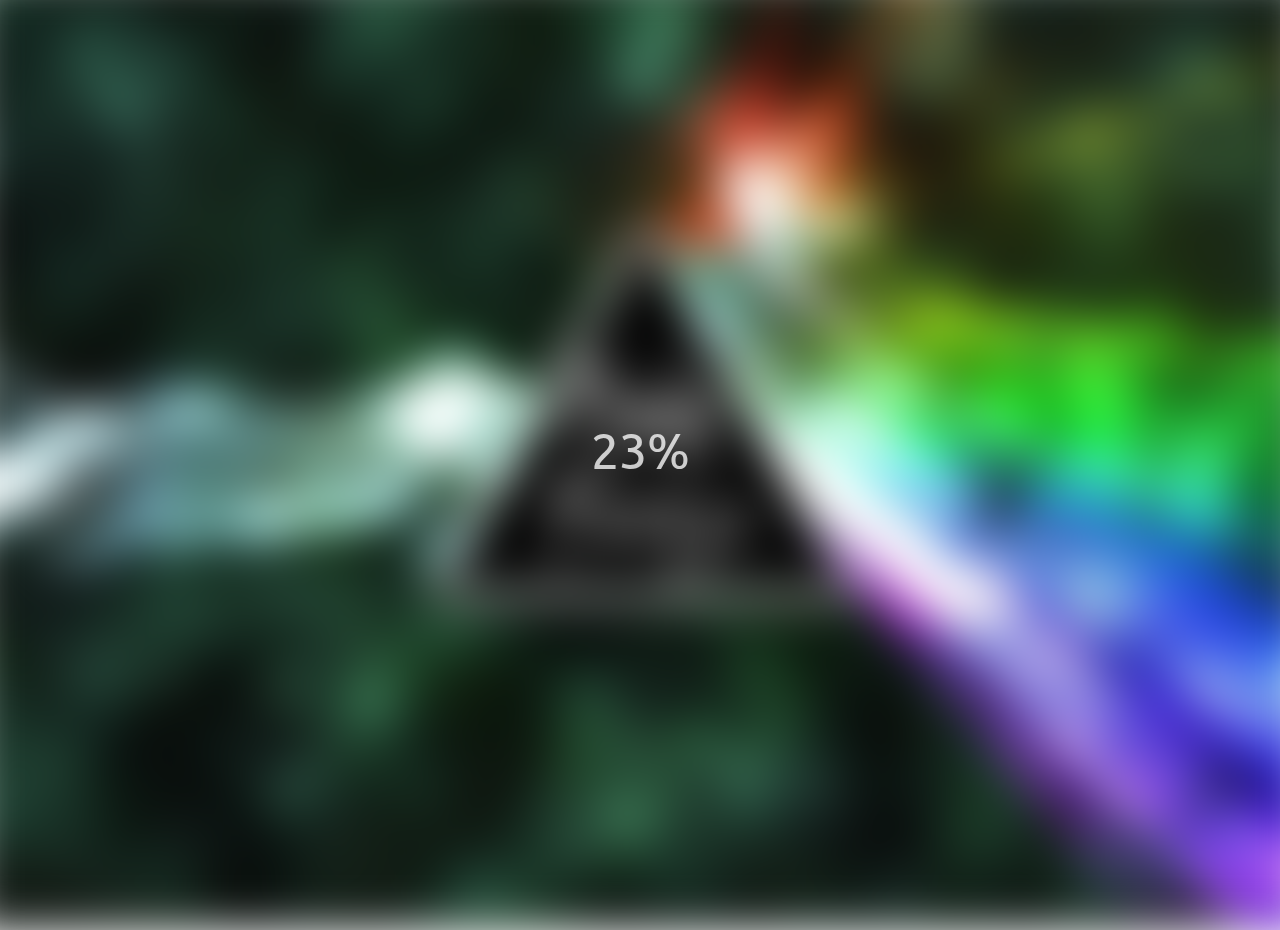
<file: blur-load/index.html>
<!DOCTYPE html>
<html lang="en">
  <head>
    <meta charset="UTF-8" />
    <meta name="viewport" content="width=device-width, initial-scale=1.0" />
    <link rel="stylesheet" href="style.css" />
    <title>Blur Load</title>
  </head>
  <body>
    <section class="bg"></section>
    <div class="loading-text">0%</div>

    <script src="script.js"></script>
  </body>
</html>
</file>
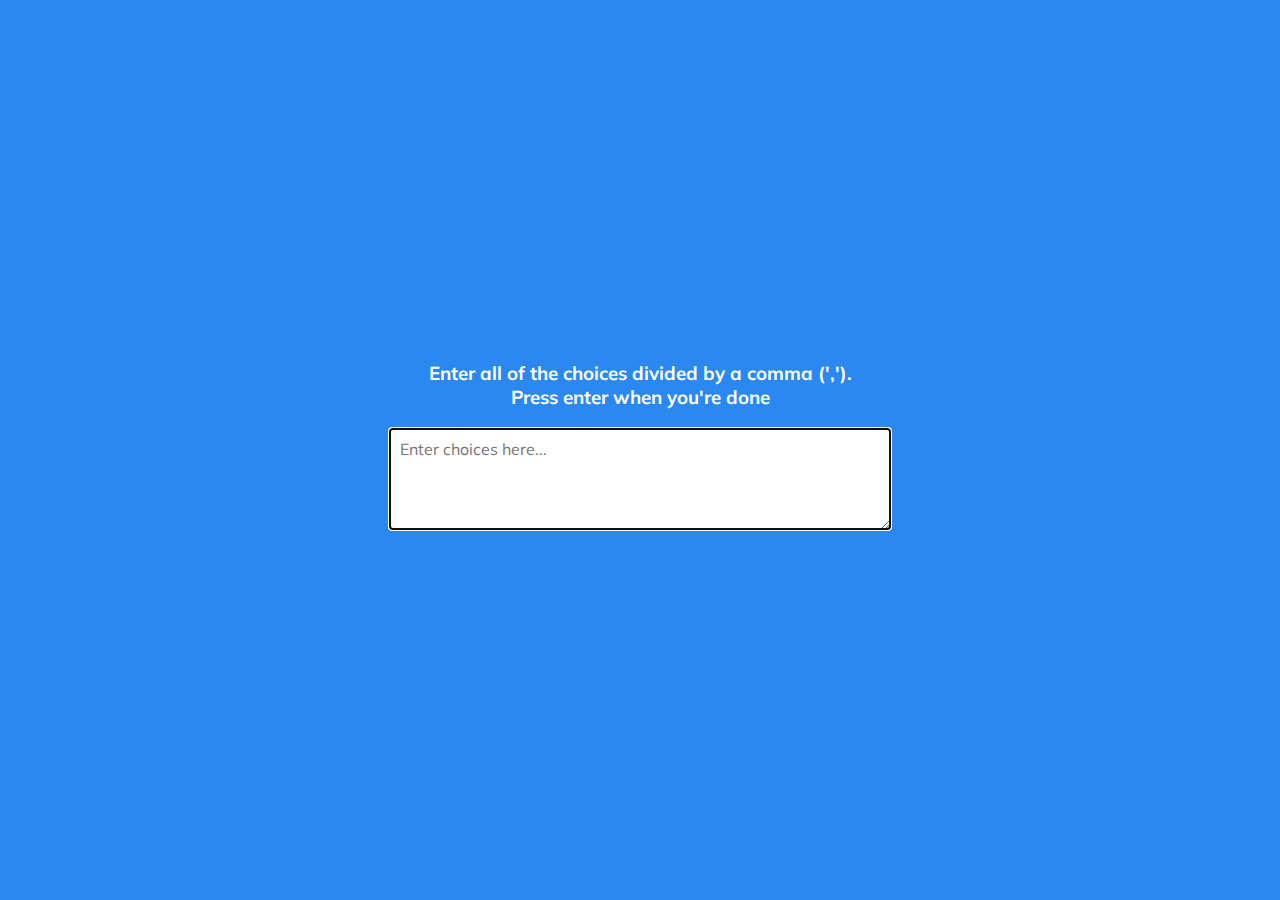
<file: choice-picker/index.html>
<!DOCTYPE html>
<html lang="en">
  <head>
    <meta charset="UTF-8" />
    <meta name="viewport" content="width=device-width, initial-scale=1.0" />
    <link rel="stylesheet" href="style.css" />
    <title>Choice Picker</title>
  </head>
  <body>
    <div class="container">
      <h3>Enter all of the choices divided by a comma (','). <br> Press enter when you're done</h3>
      <textarea placeholder="Enter choices here..." id="textarea"></textarea>

      <div id="tags"></div>
    </div>

    <script src="script.js"></script>
  </body>
</html>
</file>
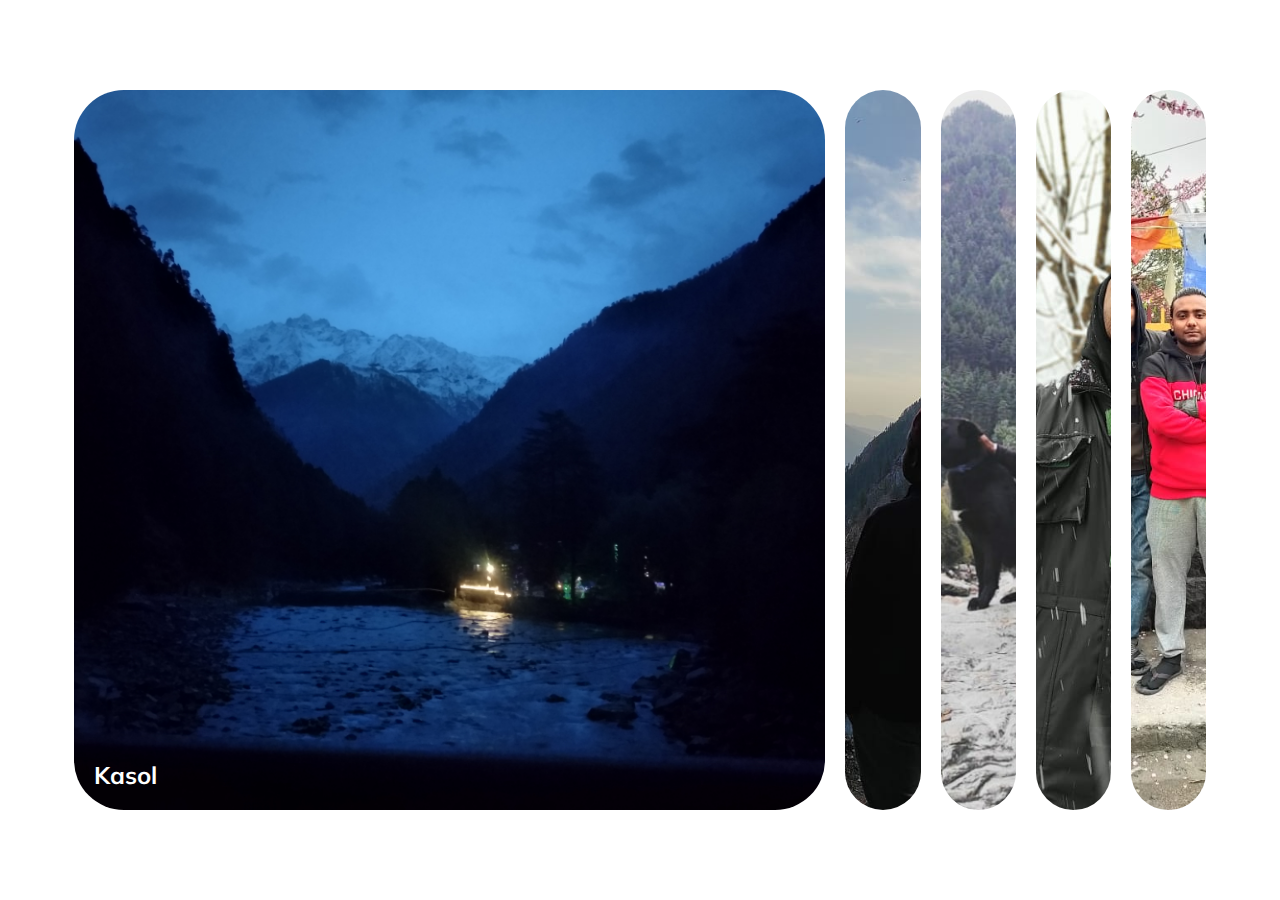
<file: expanding-cards/index.html>
<!DOCTYPE html>
<html lang="en">
  <head>
    <meta charset="UTF-8" />
    <meta http-equiv="X-UA-Compatible" content="IE=edge" />
    <meta name="viewport" content="width=device-width, initial-scale=1.0" />
    <link rel="stylesheet" href="style.css" />
    <title>Expanding Cards</title>
  </head>
  <body>
    <div class="container">
      <div class="panel active" style="background-image: url(img1.jpg);">
        <h3>Kasol</h3>
      </div>

      <div class="panel" style="background-image: url(img2.jpg);">
        <h3 >Malana Village</h3>
      </div>

      <div class="panel" style="background-image: url(img3.jpg);">
        <h3 style="color: black;"><strong>Chalal</strong></h3>
      </div>

      <div class="panel" style="background-image: url(img4.jpg);">
        <h3 style="color: black;">Solang Valley</h3>
      </div>

      <div class="panel" style="background-image: url(img5.jpg);">
        <h3 style="color: black;">Manali</h3>
      </div>
    </div>
    <script src="script.js"></script>
  </body>
</html>
</file>
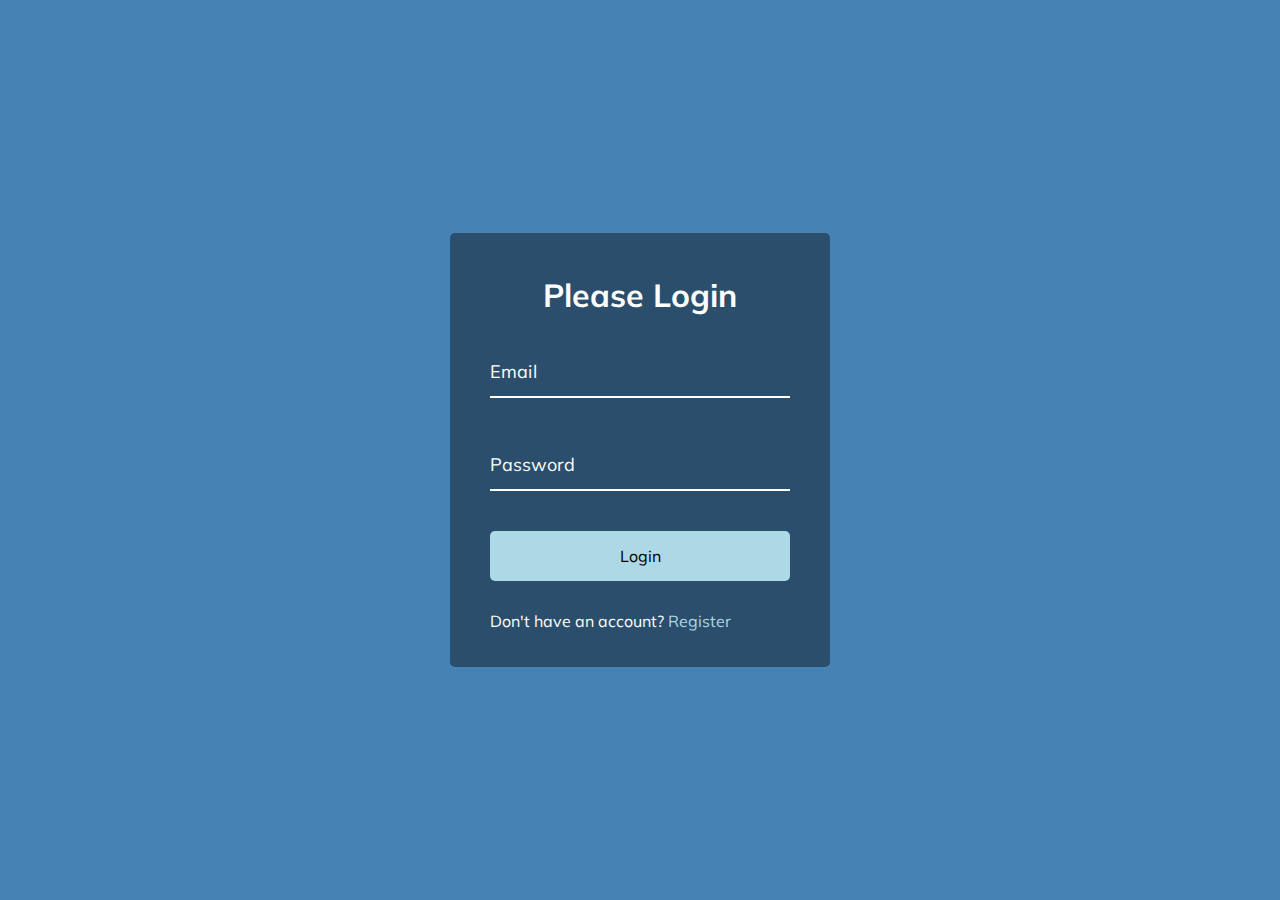
<file: fancy-login-page/index.html>
<!DOCTYPE html>
<html lang="en">
  <head>
    <meta charset="UTF-8" />
    <meta name="viewport" content="width=device-width, initial-scale=1.0" />
    <link rel="stylesheet" href="style.css" />
    <title>Form Input Wave</title>
  </head>
  <body>
    <div class="container">
      <h1>Please Login</h1>
      <form>
        <div class="form-control">
          <input type="text" required>
          <label>Email</label>
        </div>

        <div class="form-control">
          <input type="password" required>
          <label>Password</label>
        </div>

        <button class="btn">Login</button>

        <p class="text">Don't have an account? <a href="#">Register</a> </p>
      </form>
    </div>
    <script src="script.js"></script>
  </body>
</html>
</file>
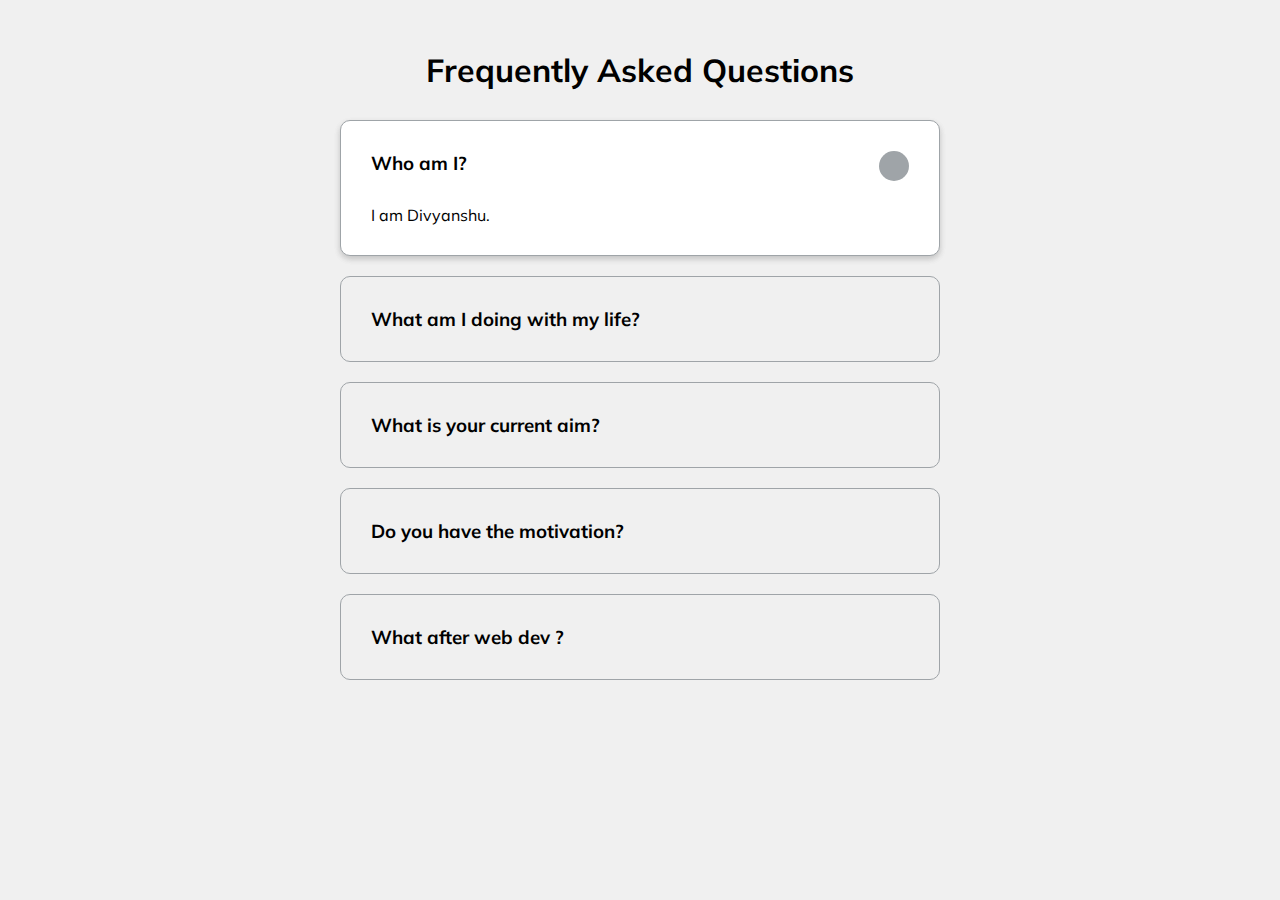
<file: faq-collapse/index.html>
<!DOCTYPE html>
<html lang="en">
  <head>
    <meta charset="UTF-8" />
    <meta name="viewport" content="width=device-width, initial-scale=1.0" />
    <link rel="stylesheet" href="https://cdnjs.cloudflare.com/ajax/libs/font-awesome/5.14.0/css/all.min.css" integrity="sha512-1PKOgIY59xJ8Co8+NE6FZ+LOAZKjy+KY8iq0G4B3CyeY6wYHN3yt9PW0XpSriVlkMXe40PTKnXrLnZ9+fkDaog==" crossorigin="anonymous" />
    <link rel="stylesheet" href="style.css" />
    <title>FAQ</title>
  </head>
  <body>
    <h1>Frequently Asked Questions</h1>
    <div class="faq-container">
      <div class="faq active">
        <h3 class="faq-title">
          Who am I?
        </h3>

        <p class="faq-text">
          I am Divyanshu.
        </p>

        <button class="faq-toggle">
          <i class="fas fa-chevron-down"></i>
          <i class="fas fa-times"></i>
        </button>
      </div>

      <div class="faq">
        <h3 class="faq-title">
          What am I doing with my life?
        </h3>
        <p class="faq-text">
          Nobody knows.
        </p>
        <button class="faq-toggle">
          <i class="fas fa-chevron-down"></i>
          <i class="fas fa-times"></i>
        </button>
      </div>
      
      <div class="faq">
        <h3 class="faq-title">
          What is your current aim?
        </h3>
        <p class="faq-text">
          Become a successful web developer(MERN).
        </p>
        <button class="faq-toggle">
          <i class="fas fa-chevron-down"></i>
          <i class="fas fa-times"></i>
        </button>
      </div>
      
      <div class="faq">
        <h3 class="faq-title">
          Do you have the motivation?
        </h3>
        <p class="faq-text">
          Maybe.
        </p>
        <button class="faq-toggle">
          <i class="fas fa-chevron-down"></i>
          <i class="fas fa-times"></i>
        </button>
      </div>
      
      <div class="faq">
        <h3 class="faq-title">
          What after web dev ?
        </h3>
        <p class="faq-text">
          Sorted life.
        </p>
        <button class="faq-toggle">
          <i class="fas fa-chevron-down"></i>
          <i class="fas fa-times"></i>
        </button>
      </div>
    </div>
    <script src="script.js"></script>
  </body>
</html>
</file>
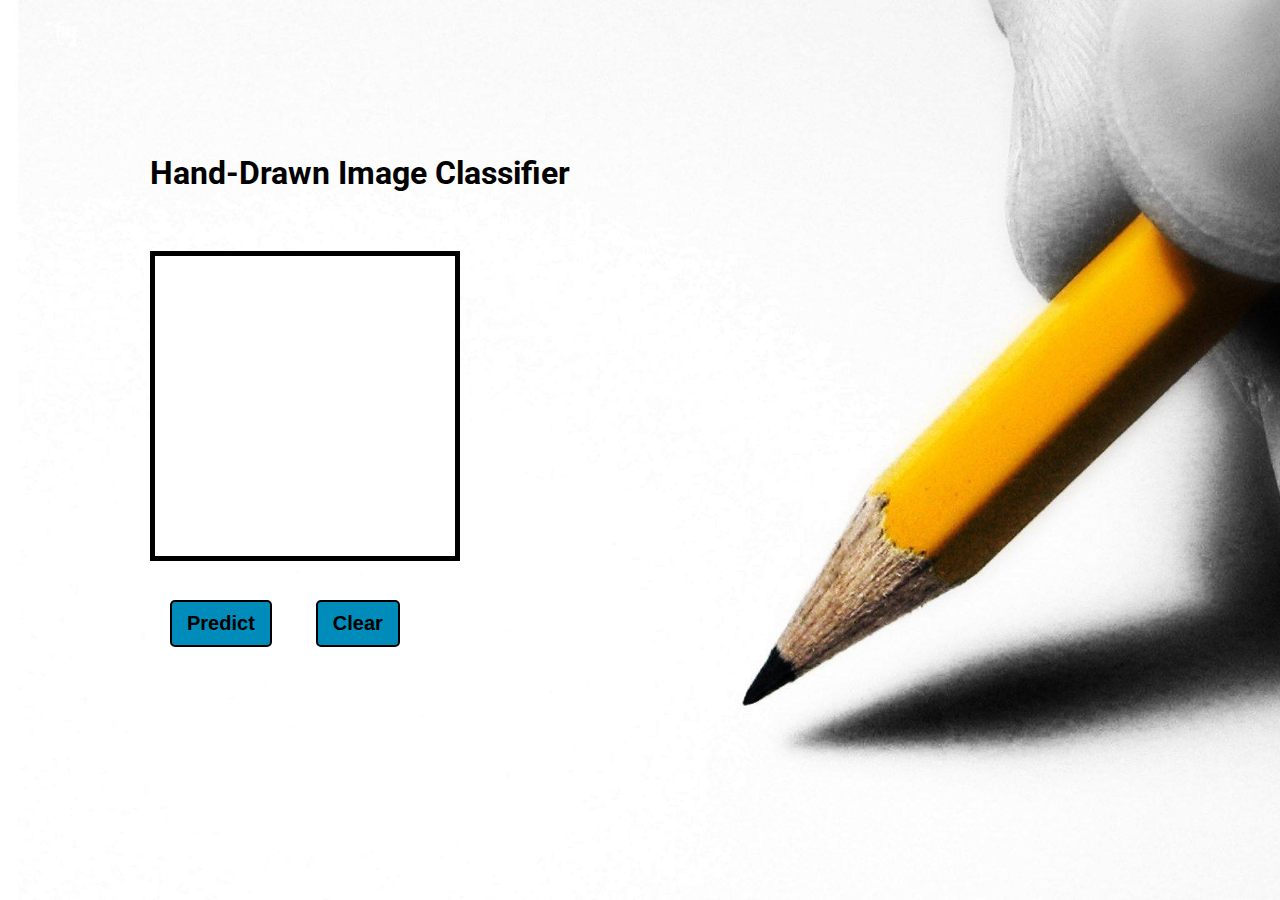
<file: hand-drawn-image-classifier(frontend)/index.html>
<!DOCTYPE html>
<html lang="en">
  <head>
    <meta charset="UTF-8" />
    <meta name="viewport" content="width=device-width, initial-scale=1.0" />
    <link rel="stylesheet" href="style.css" />
    <title>Hand-Drawn Image Classifier</title>
  </head>
  <body>
    <h1>Hand-Drawn Image Classifier</h1>
    <br><br>
    <canvas id="canvas" width="300" height="300"></canvas>
    <br>
    <div class="toolbox">
      <button class="button" id="predict">Predict</button>
      <button class="button" id="clear">Clear</button>
    </div>
    <div class="result" id="result"></div>
    <script src="script.js"></script>
  </body>
</html>
</file>
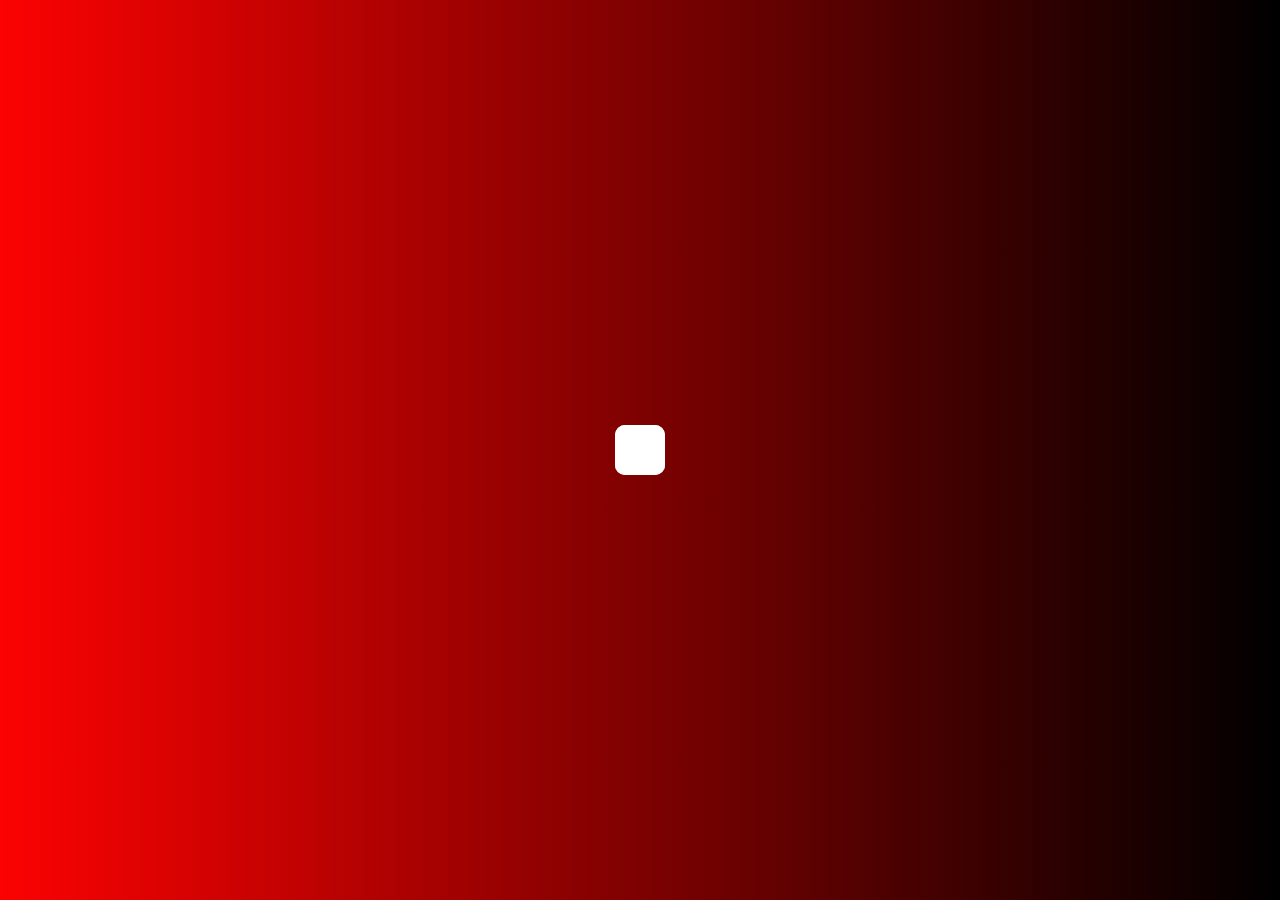
<file: hidden-search/index.html>
<!DOCTYPE html>
<html lang="en">
  <head>
    <meta charset="UTF-8" />
    <meta name="viewport" content="width=device-width, initial-scale=1.0" />
    <link rel="stylesheet" href="https://cdnjs.cloudflare.com/ajax/libs/font-awesome/5.14.0/css/all.min.css" integrity="sha512-1PKOgIY59xJ8Co8+NE6FZ+LOAZKjy+KY8iq0G4B3CyeY6wYHN3yt9PW0XpSriVlkMXe40PTKnXrLnZ9+fkDaog==" crossorigin="anonymous" />
    <link rel="stylesheet" href="style.css" />
    <title>Hidden Search</title>
  </head>
  <body>
    <div class="search">
      <input type="text" class="input" placeholder="Search...">
      <button class="btn">
        <i class="fas fa-search"></i>
      </button>
    </div>
    <script src="script.js"></script>
  </body>
</html>
</file>
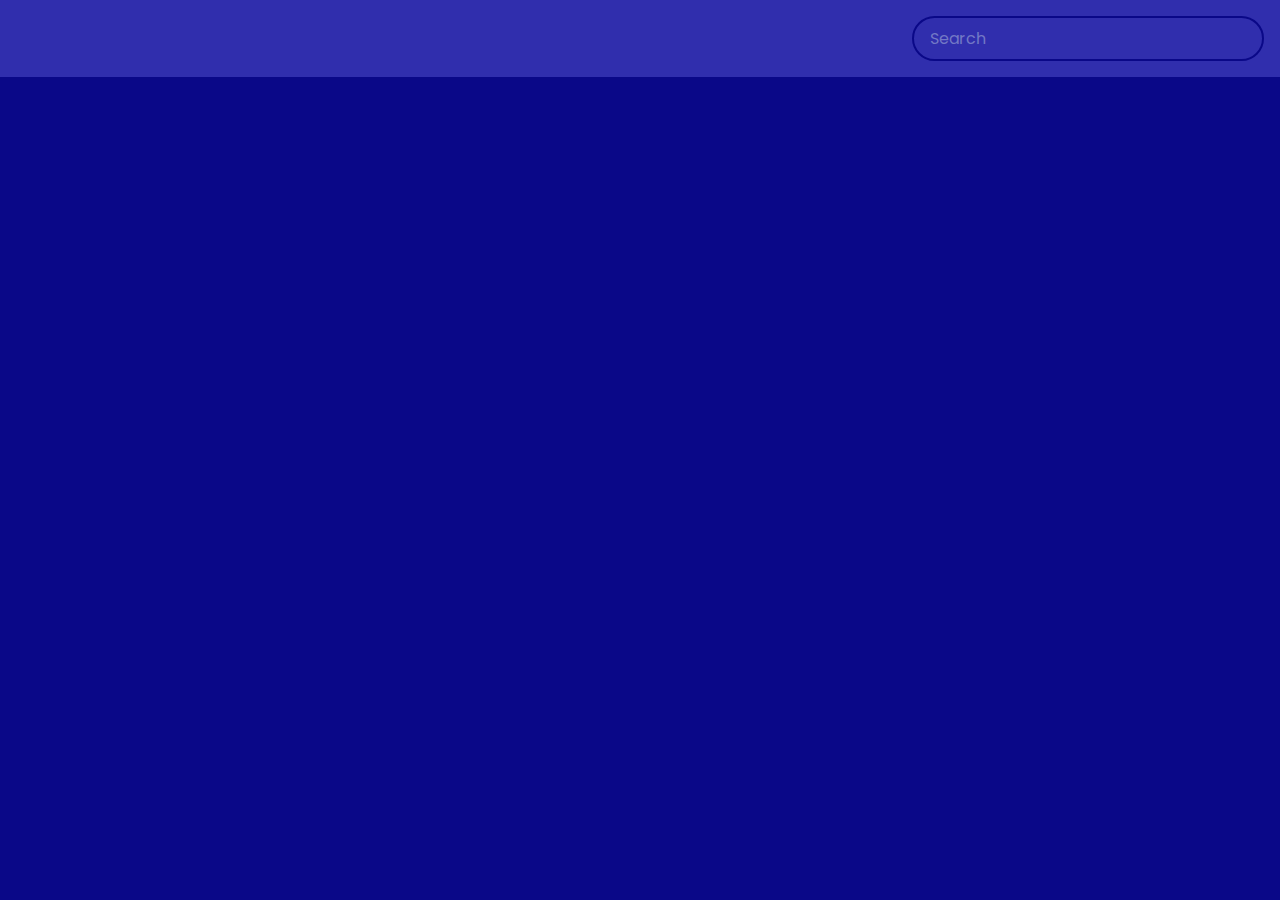
<file: movie-app/index.html>
<!DOCTYPE html>
<html lang="en">
  <head>
    <meta charset="UTF-8" />
    <meta name="viewport" content="width=device-width, initial-scale=1.0" />
    <link rel="stylesheet" href="style.css" />
    <title>Movie App</title>
  </head>
  <body>
    <header>
      <form id="form">
        <input type="text" id="search" class="search" placeholder="Search">
      </form>
    </header>

    <main id="main"></main>

    <script src="script.js"></script>
  </body>
</html>
</file>
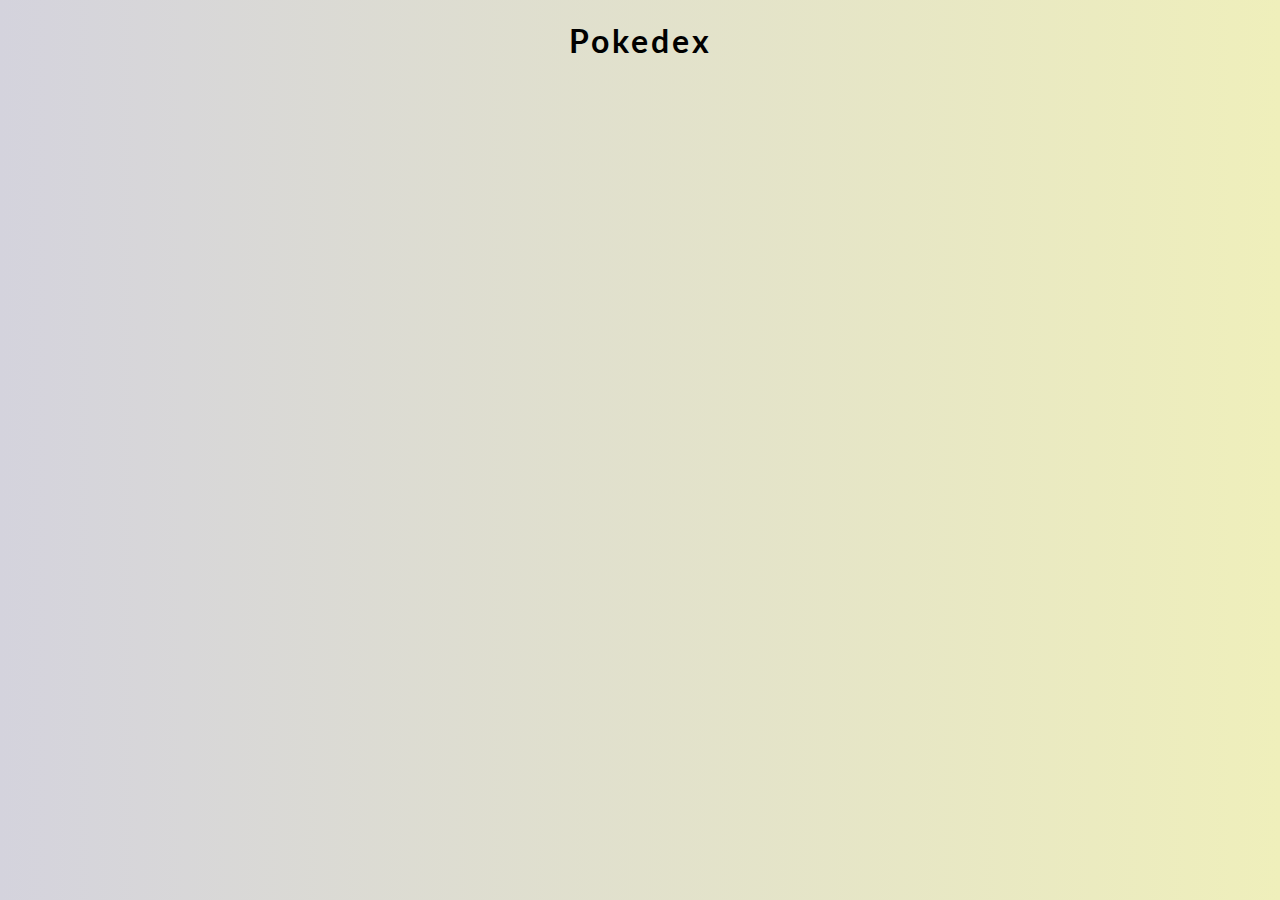
<file: pokedex/index.html>
<!DOCTYPE html>
<html lang="en">
  <head>
    <meta charset="UTF-8" />
    <meta name="viewport" content="width=device-width, initial-scale=1.0" />
    <link rel="stylesheet" href="style.css" />
    <title>Pokedex</title>
  </head>
  <body>
    <h1>Pokedex</h1>
    <div class="poke-container" id="poke-container"></div>

    <script src="script.js"></script>
  </body>
</html>
</file>
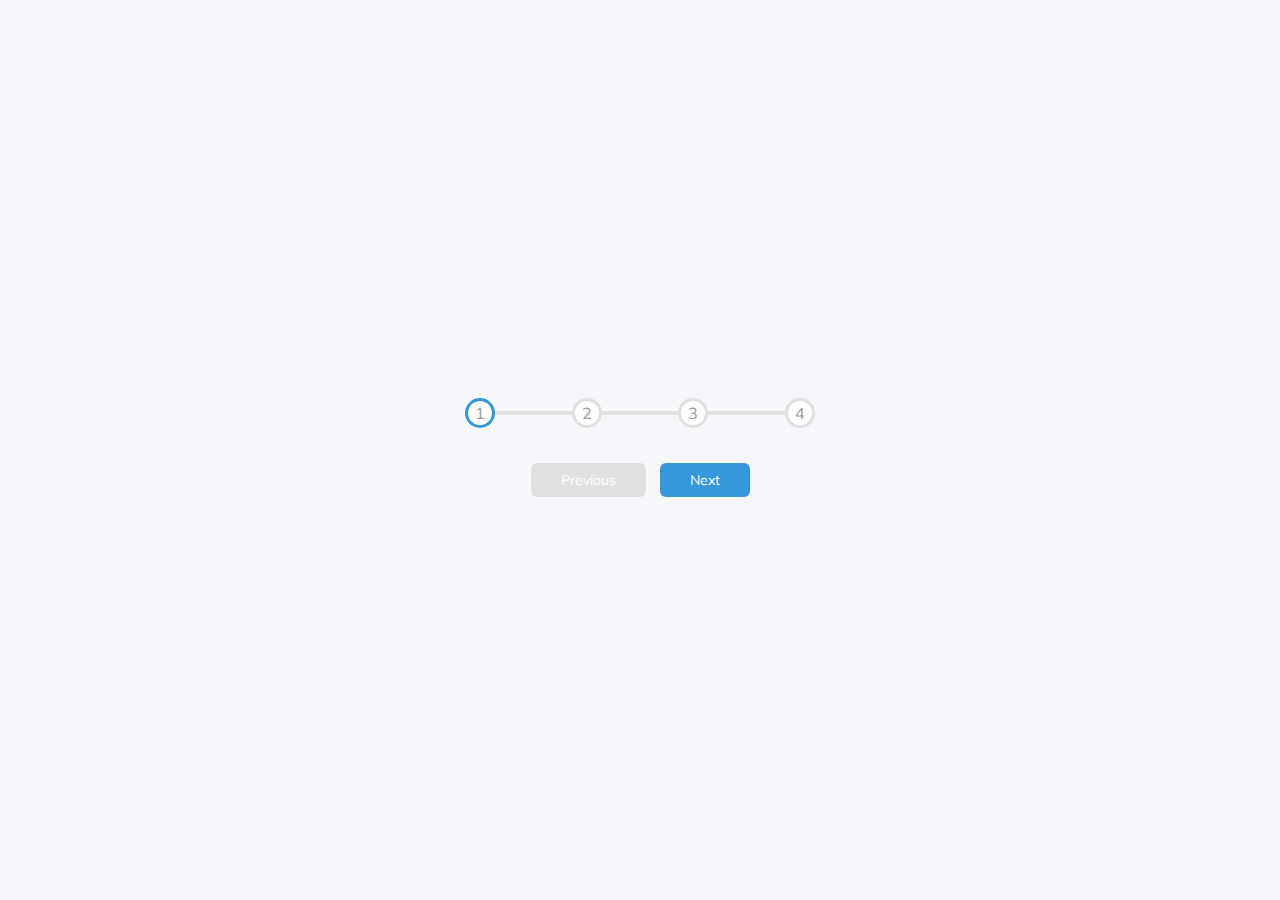
<file: progress-steps/index.html>
<!DOCTYPE html>
<html lang="en">
  <head>
    <meta charset="UTF-8" />
    <meta http-equiv="X-UA-Compatible" content="IE=edge" />
    <meta name="viewport" content="width=device-width, initial-scale=1.0" />
    <link rel="stylesheet" href="style.css" />
    <title>Progress Steps</title>
  </head>
  <body>
    <div class="container">
      <div class="progress-container">
        <div class="progress" id="progress"></div>
        <div class="circle active">1</div>
        <div class="circle">2</div>
        <div class="circle">3</div>
        <div class="circle">4</div>
      </div>

      <button class="btn" id="prev" disabled>Previous</button>
      <button class="btn" id="next">Next</button>

    </div>
    <script src="script.js"></script>
  </body>
</html>
</file>
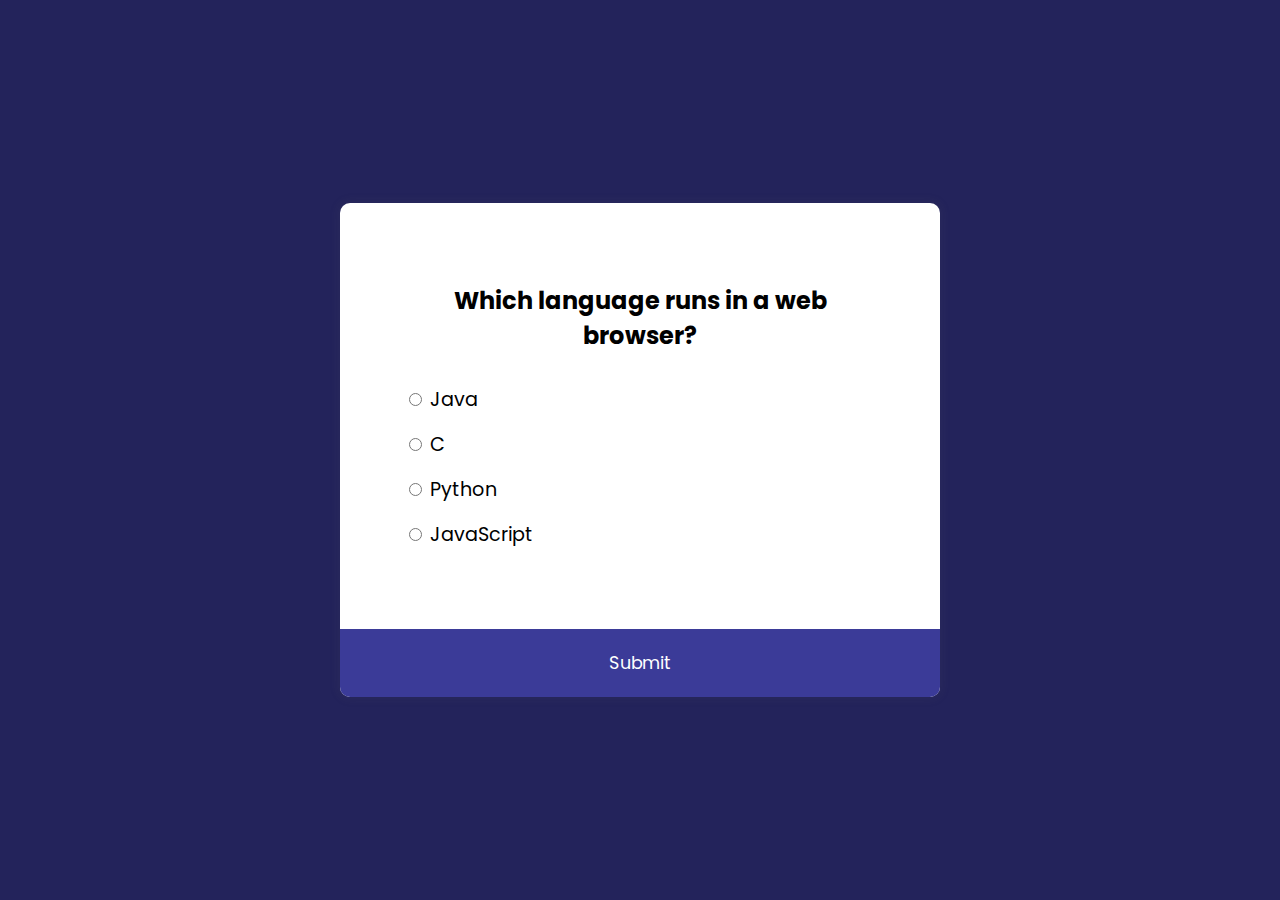
<file: quiz-app/index.html>
<!DOCTYPE html>
<html lang="en">
  <head>
    <meta charset="UTF-8" />
    <meta name="viewport" content="width=device-width, initial-scale=1.0" />
    <link rel="stylesheet" href="style.css" />
    <title>Quiz App</title>
  </head>
  <body>
    <div class="quiz-container" id="quiz">
      <div class="quiz-header">
        <h2 id="question">Question text</h2>
        <ul>
          <li>
            <input type="radio" name="answer" id="a" class="answer">
            <label for="a" id="a_text">Question</label>
          </li>

          <li>
            <input type="radio" name="answer" id="b" class="answer">
            <label for="b" id="b_text">Question</label>
          </li>

          <li>
            <input type="radio" name="answer" id="c" class="answer">
            <label for="c" id="c_text">Question</label>
          </li>

          <li>
            <input type="radio" name="answer" id="d" class="answer">
            <label for="d" id="d_text">Question</label>
          </li>
        </ul>
      </div>
      <button id="submit">Submit</button>
    </div>
    <script src="script.js"></script>
  </body>
</html>
</file>
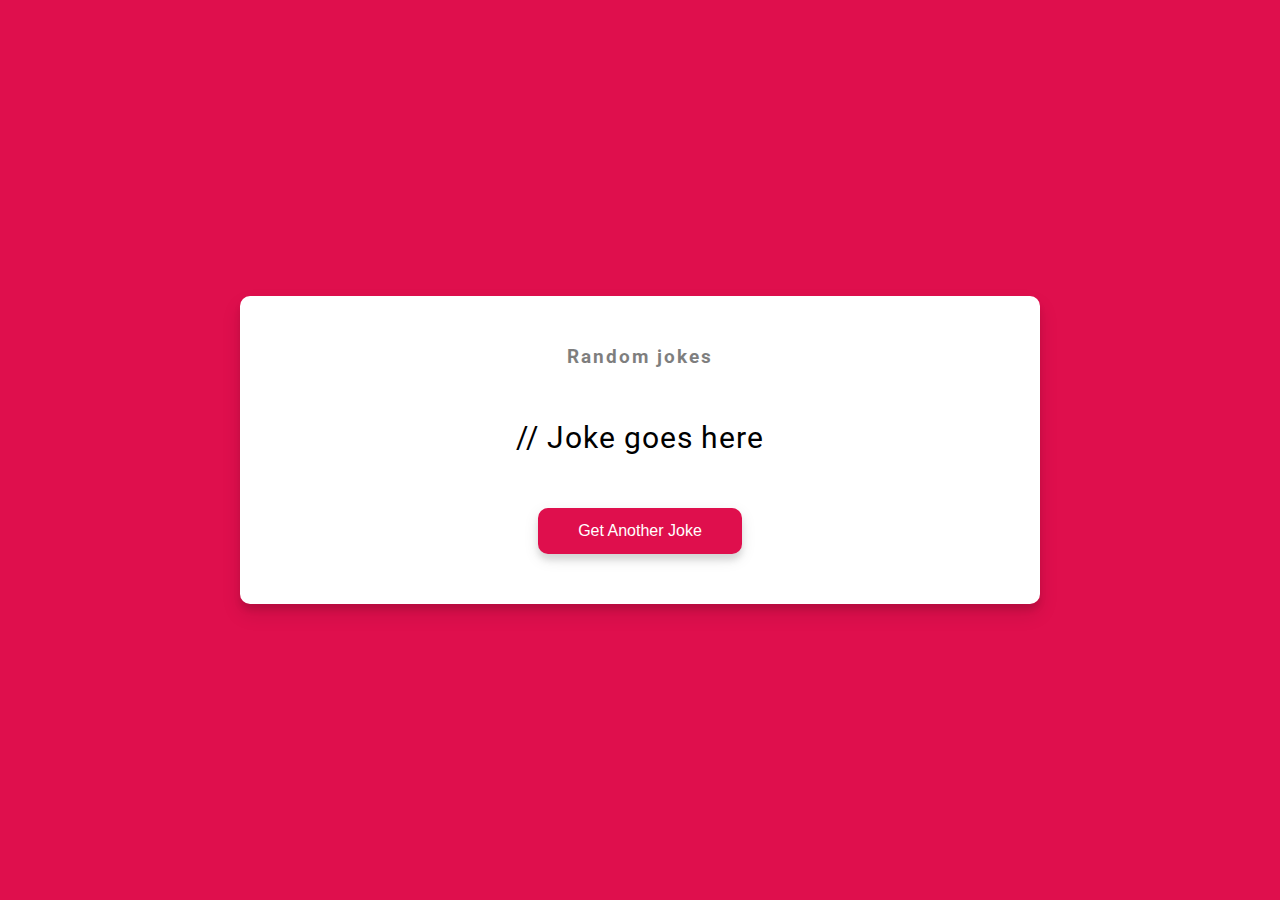
<file: random-jokes/index.html>
<!DOCTYPE html>
<html lang="en">
  <head>
    <meta charset="UTF-8" />
    <meta name="viewport" content="width=device-width, initial-scale=1.0" />
    <link rel="stylesheet" href="style.css" />
    <title>Random jokes</title>
  </head>
  <body>
    <div class="container">
      <h3>Random jokes</h3>
      <div id="joke" class="joke">// Joke goes here</div>
      <button id="jokeBtn" class="btn">Get Another Joke</button>
    </div>
    <script src="script.js"></script>
  </body>
</html>
</file>
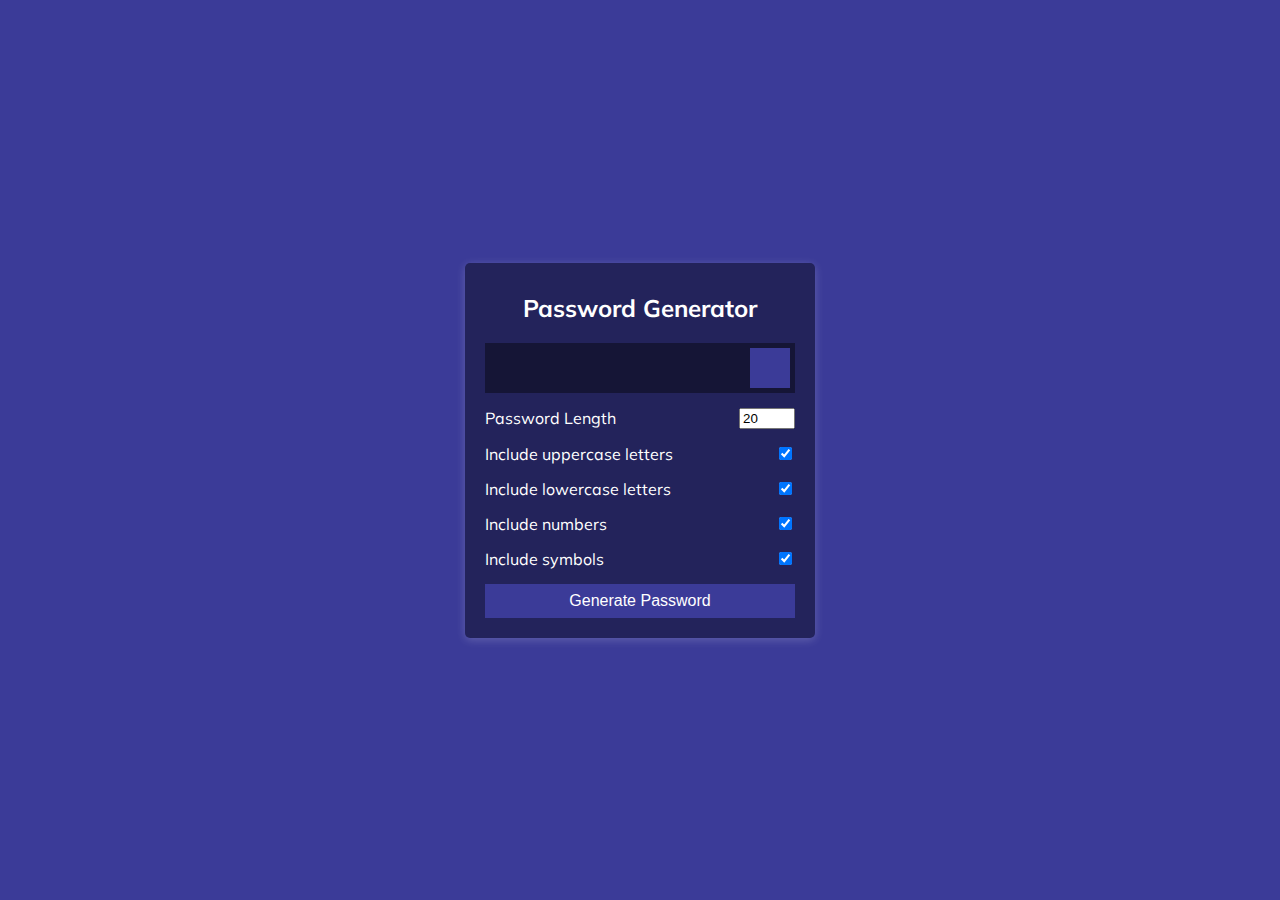
<file: random-password-generator/index.html>
<!DOCTYPE html>
<html lang="en">
  <head>
    <meta charset="UTF-8" />
    <meta name="viewport" content="width=device-width, initial-scale=1.0" />
    <link rel="stylesheet" href="https://cdnjs.cloudflare.com/ajax/libs/font-awesome/5.14.0/css/all.min.css" integrity="sha512-1PKOgIY59xJ8Co8+NE6FZ+LOAZKjy+KY8iq0G4B3CyeY6wYHN3yt9PW0XpSriVlkMXe40PTKnXrLnZ9+fkDaog==" crossorigin="anonymous" />
    <link rel="stylesheet" href="style.css" />
    <title>Password Generator</title>
  </head>
  <body>
    <div class="container">
      <h2>Password Generator</h2>
      <div class="result-container">
        <span id="result"></span>
        <button class="btn" id="clipboard">
          <i class="far fa-clipboard"></i>
        </button>
      </div>
      <div class="settings">
        <div class="setting">
          <label>Password Length</label>
          <input type="number" id="length" min="4" max="20" value="20">
        </div>
        <div class="setting">
          <label>Include uppercase letters</label>
          <input type="checkbox" id="uppercase" checked>
        </div>
        <div class="setting">
          <label>Include lowercase letters</label>
          <input type="checkbox" id="lowercase" checked>
        </div>
        <div class="setting">
          <label>Include numbers</label>
          <input type="checkbox" id="numbers" checked>
        </div>
        <div class="setting">
          <label>Include symbols</label>
          <input type="checkbox" id="symbols" checked>
        </div>
      </div>

      <button class="btn btn-large" id="generate">
        Generate Password
      </button>
    </div>
    <script src="script.js"></script>
  </body>
</html>
</file>
<file: blur-load/style.css>
@import url('https://fonts.googleapis.com/css?family=Ubuntu');

* {
  box-sizing: border-box;
}

body {
  font-family: 'Ubuntu', sans-serif;
  display: flex;
  align-items: center;
  justify-content: center;
  height: 100vh;
  overflow: hidden;
  margin: 0;
}

.bg {
  background: url('pinkfloyd.jpg')
    no-repeat center center/cover;
  position: absolute;
  top: -30px;
  left: -30px;
  width: calc(100vw + 60px);
  height: calc(100vh + 60px);
  z-index: -1;
  filter: blur(0px);
}

.loading-text {
  font-size: 50px;
  color: #fff;
}
</file>
<file: choice-picker/style.css>
@import url('https://fonts.googleapis.com/css?family=Muli&display=swap');

* {
  box-sizing: border-box;
}

body {
  background-color: #2b88f0;
  font-family: 'Muli', sans-serif;
  display: flex;
  flex-direction: column;
  align-items: center;
  justify-content: center;
  height: 100vh;
  overflow: hidden;
  margin: 0;
}

h3 {
  color: #fff;
  margin: 10px 0 20px;
  text-align: center;
}

.container {
  width: 500px;
}

textarea {
  border: none;
  display: block;
  width: 100%;
  height: 100px;
  font-family: inherit;
  padding: 10px;
  margin: 0 0 20px;
  font-size: 16px;
}

.tag {
  background-color: #f0932b;
  color: #fff;
  border-radius: 50px;
  padding: 10px 20px;
  margin: 0 5px 10px 0;
  font-size: 14px;
  display: inline-block;
}

.tag.highlight {
  background-color: #273c75;
}
</file>
<file: expanding-cards/style.css>
@import url('https://fonts.googleapis.com/css2?family=Muli&display=swap');

*{
    box-sizing: border-box;
}

body{
    font-family: 'Muli', sans-serif;
    display: flex;
    align-items: center;
    justify-content: center;
    height: 100vh;
    overflow:hidden;
    margin: 0;
}

.container{
    display: flex;
    width: 90vw;
}

.panel{
    background-size:cover;
    background-position: center;
    background-repeat: no-repeat;
    height: 80vh;
    border-radius: 50px;
    color: #fff;
    cursor: pointer;
    flex: 0.5;
    margin: 10px;
    position: relative;
    transition: flex 0.7s ease-in;
}

.panel h3{
    font-size: 24px;
    position: absolute;
    bottom: 20px;
    left: 20px;
    margin: 0;
    opacity: 0;
}

.panel.active{
    flex:5;
}

.panel.active h3{
    opacity:1;
    transition: opacity 0.3s ease-in 0.4s;
}

@media(max-width:480px){
    .container{
        width: 100vw;
    }

    .panel:nth-of-type(4),
    .panel:nth-of-type(5){
        display: none;
    }
}
</file>
<file: fancy-login-page/style.css>
@import url('https://fonts.googleapis.com/css?family=Muli&display=swap');

* {
  box-sizing: border-box;
}

body {
  background-color: steelblue;
  color: #fff;
  font-family: 'Muli', sans-serif;
  display: flex;
  flex-direction: column;
  align-items: center;
  justify-content: center;
  height: 100vh;
  overflow: hidden;
  margin: 0;
}

.container {
  background-color: rgba(0, 0, 0, 0.4);
  padding: 20px 40px;
  border-radius: 5px;
}

.container h1 {
  text-align: center;
  margin-bottom: 30px;
}

.container a {
  text-decoration: none;
  color: lightblue;
}

.btn {
  cursor: pointer;
  display: inline-block;
  width: 100%;
  background: lightblue;
  padding: 15px;
  font-family: inherit;
  font-size: 16px;
  border: 0;
  border-radius: 5px;
}

.btn:focus {
  outline: 0;
}

.btn:active {
  transform: scale(0.98);
}

.text {
  margin-top: 30px;
}

.form-control {
  position: relative;
  margin: 20px 0 40px;
  width: 300px;
}

.form-control input {
  background-color: transparent;
  border: 0;
  border-bottom: 2px #fff solid;
  display: block;
  width: 100%;
  padding: 15px 0;
  font-size: 18px;
  color: #fff;
}

.form-control input:focus,
.form-control input:valid {
  outline: 0;
  border-bottom-color: lightblue;
}

.form-control label {
  position: absolute;
  top: 15px;
  left: 0;
  pointer-events: none;
}

.form-control label span {
  display: inline-block;
  font-size: 18px;
  min-width: 5px;
  transition: 0.3s cubic-bezier(0.68, -0.55, 0.265, 1.55);
}

.form-control input:focus + label span,
.form-control input:valid + label span {
  color: lightblue;
  transform: translateY(-30px);
}
</file>
<file: faq-collapse/style.css>
@import url('https://fonts.googleapis.com/css?family=Muli&display=swap');

* {
  box-sizing: border-box;
}

body {
  font-family: 'Muli', sans-serif;
  background-color: #f0f0f0;
}

h1 {
  margin: 50px 0 30px;
  text-align: center;
}

.faq-container {
  max-width: 600px;
  margin: 0 auto;
}

.faq {
  background-color: transparent;
  border: 1px solid #9fa4a8;
  border-radius: 10px;
  margin: 20px 0;
  padding: 30px;
  position: relative;
  overflow: hidden;
  transition: 0.3s ease;
}

.faq.active {
  background-color: #fff;
  box-shadow: 0 3px 6px rgba(0, 0, 0, 0.1), 0 3px 6px rgba(0, 0, 0, 0.1);
}

.faq.active::before,
.faq.active::after {
  content: '\f075';
  font-family: 'Font Awesome 5 Free';
  color: #2ecc71;
  font-size: 7rem;
  position: absolute;
  opacity: 0.2;
  top: 20px;
  left: 20px;
  z-index: 0;
}

.faq.active::before {
  color: #3498db;
  top: -10px;
  left: -30px;
  transform: rotateY(180deg);
}

.faq-title {
  margin: 0 35px 0 0;
}

.faq-text {
  display: none;
  margin: 30px 0 0;
}

.faq.active .faq-text {
  display: block;
}

.faq-toggle {
  background-color: transparent;
  border: 0;
  border-radius: 50%;
  cursor: pointer;
  display: flex;
  align-items: center;
  justify-content: center;
  font-size: 16px;
  padding: 0;
  position: absolute;
  top: 30px;
  right: 30px;
  height: 30px;
  width: 30px;
}

.faq-toggle:focus {
  outline: 0;
}

.faq-toggle .fa-times {
  display: none;
}

.faq.active .faq-toggle .fa-times {
  color: #fff;
  display: block;
}

.faq.active .faq-toggle .fa-chevron-down {
  display: none;
}

.faq.active .faq-toggle {
  background-color: #9fa4a8;
}
</file>
<file: hand-drawn-image-classifier(frontend)/style.css>
@import url('https://fonts.googleapis.com/css2?family=Roboto:wght@400;700&display=swap');

* {
  box-sizing: border-box;
}

body {
  background-image: url(draw.jpg);
  background-size:cover;
  font-family: 'Roboto', sans-serif;
  display: flex;
  flex-direction:column;
  align-items:flex-start;
  justify-content: center;
  height: 100vh;
  margin: 0 150px;
}



canvas {
  border: 5px solid black;
  background-color: white;
}

.button {
    background-color: #008CBA; 
    color: black; 
    border: 2px solid black;
    border-radius: 5px;
    padding: 10px 15px;
    font-size: 20px;
    font-weight: bold;
    margin: 20px;
  }
  
  .button:hover {
    background-color: #09a8d8;
  }

  .result{
      margin:50px;
      font-size: 30px;
      font-weight: bold;
  }
</file>
<file: hidden-search/style.css>
@import url('https://fonts.googleapis.com/css2?family=Roboto:wght@400;700&display=swap');

* {
  box-sizing: border-box;
}

body {
  background-image: linear-gradient(90deg, #fc0202, #000000);
  font-family: 'Roboto', sans-serif;
  display: flex;
  align-items: center;
  justify-content: center;
  height: 100vh;
  overflow: hidden;
  margin: 0;
}

.search {
  position: relative;
  height: 50px;
}

.search .input {
  background-color: #fff;
  border: 0;
  border-radius: 10px;
  font-size: 18px;
  padding: 15px;
  height: 50px;
  width: 50px;
  transition: width 0.3s ease;
}

.btn {
  background-color: #fff;
  border: 0;
  border-radius: 10px;
  cursor: pointer;
  font-size: 24px;
  position: absolute;
  top: 0;
  left: 0;
  height: 50px;
  width: 50px;
  transition: transform 0.3s ease;
}

.btn:focus,
.input:focus {
  outline: none;
}

.search.active .input {
  width: 200px;
}

.search.active .btn {
  transform: translateX(198px);
}
</file>
<file: movie-app/style.css>
@import url('https://fonts.googleapis.com/css2?family=Poppins:wght@200;400&display=swap');

:root{
    --primary-color:#0a0888;
    --secondary-color:#302ead;
}

*{
    box-sizing: border-box;
}

body{
    background-color: var(--primary-color);
    font-family: 'Poppins', sans-serif;
    margin: 0;
}

header{
    padding: 1rem;
    display: flex;
    justify-content: flex-end;
    background-color: var(--secondary-color);
}

.search{
    background-color: transparent;
    border: 2px solid var(--primary-color);
    border-radius: 50px;
    font-family: inherit;
    font-size: 1rem;
    padding: .5rem 1rem;
    color: #fff;
}

.search::placeholder{
    color: #7378c5;
}

.search:focus{
    outline: none;
    background-color: var(--primary-color);
}

main{
    display: flex;
    flex-wrap: wrap;
}

.movie{
    width: 300px;
    margin: 1rem;
    background-color: var(--secondary-color);
    box-shadow: 0 4px 5px rgba(0, 0, 0, 0.2);
    position: relative;
    overflow: hidden;
    border-radius: 3px;
}

.movie img{
    width: 100%;
}

.movie-info{
    color: #eee;
    display: flex;
    align-items: center;
    justify-content: space-between;
    padding: 0.5rem 1rem 1rem;
    letter-spacing: 0.5px;
}

.movie-info h3{
    margin-top: 0;
}

.movie-info span{
    background-color: var(--primary-color);
    padding: 0.25rem 0.5rem;
    border-radius: 3px;
    font-weight: bold;
}

.movie-info span.green{
    color: lightgreen;
}

.movie-info span.orange{
    color: orange;
}

.movie-info span.red{
    color: red;
}

.overview{
    background-color: #fff;
    padding: 2rem;
    position: absolute;
    left: 0;
    bottom: 0;
    right: 0;
    max-height: 100%;
    transform: translateY(101%);
    transition: transform 0.3s ease-in;
}

.movie:hover .overview{
    transform: translateY(0);
}
</file>
<file: pokedex/style.css>
@import url('https://fonts.googleapis.com/css?family=Lato:300,400&display=swap');

* {
  box-sizing: border-box;
}

body {
  background: #efefbb;
  background: linear-gradient(to right, #d4d3dd, #efefbb);
  font-family: 'Lato', sans-serif;
  display: flex;
  flex-direction: column;
  align-items: center;
  justify-content: center;
  margin: 0;
}

h1 {
  letter-spacing: 3px;
}

.poke-container {
  display: flex;
  flex-wrap: wrap;
  align-items: space-between;
  justify-content: center;
  margin: 0 auto;
  max-width: 1200px;
}

.pokemon {
  background-color: #eee;
  border-radius: 50px;
  box-shadow: 0 3px 15px rgba(100, 100, 100, 0.5);
  margin: 20px;
  padding: 20px;
  text-align: center;
}

.pokemon .img-container {
  background-color: rgba(255, 255, 255, 0.6);
  border-radius: 50%;
  width: 120px;
  height: 120px;
  text-align: center;
}

.pokemon .img-container img {
  max-width: 90%;
  margin-top: 20px;
}

.pokemon .info {
  margin-top: 20px;
}

.pokemon .info .number {
  background-color: rgba(0, 0, 0, 0.1);
  padding: 5px 10px;
  border-radius: 10px;
  font-size: 0.8em;
}

.pokemon .info .name {
  margin: 15px 0 7px;
  letter-spacing: 1px;
}
</file>
<file: progress-steps/style.css>
@import url('https://fonts.googleapis.com/css2?family=Muli&display=swap');

:root{
    --line-border-fill:#3498db;
    --line-border-empty:#e0e0e0;
}

*{
    box-sizing: border-box;
}

body{
    background-color: #f6f7fb;
    font-family: 'Muli', sans-serif;
    display: flex;
    align-items: center;
    justify-content: center;
    height: 100vh;
    overflow:hidden;
    margin: 0;
}

.container{
    text-align: center;
}

.progress-container{
    display: flex;
    justify-content: space-between;
    position: relative;
    margin-bottom: 30px;
    max-width: 100%;
    width: 350px;
}

.progress-container::before{
    content: '';
    background-color: var(--line-border-empty);
    position:absolute;
    top: 50%;
    left: 0;
    transform: translateY(-50%);
    height: 4px;
    width: 100%;
    z-index: -1;
}

.progress{
    background-color: var(--line-border-fill);
    position:absolute;
    top: 50%;
    left: 0;
    transform: translateY(-50%);
    height: 4px;
    width: 0%;
    z-index: -1;
    transition: 0.4s ease;
}

.circle{
    background-color: white;
    color: #999;
    border-radius: 50%;
    height: 30px;
    width: 30px;
    display: flex;
    align-items: center;
    justify-content: center;
    border:3px solid var(--line-border-empty);
    transition: 0.4s ease;
}

.circle.active{
    border-color: var(--line-border-fill);
}

.btn{
    background-color: var(--line-border-fill);
    color: #fff;
    border:0;
    border-radius: 6px;
    cursor: pointer;
    font-family: inherit;
    padding: 8px 30px;
    margin : 5px;
    font-size: 14px;
}

.btn:active{
    transform: scale(0.98);
}

.btn:focus{
    outline: 0;
}

.btn:disabled{
    background-color: var(--line-border-empty);
    cursor: not-allowed;
}
</file>
<file: quiz-app/style.css>
@import url('https://fonts.googleapis.com/css2?family=Poppins:wght@200;400&display=swap');

* {
  box-sizing: border-box;
}

body {
  background-color: #23235b;
  font-family: 'Poppins', sans-serif;
  display: flex;
  align-items: center;
  justify-content: center;
  height: 100vh;
  overflow: hidden;
  margin: 0;
}

.quiz-container {
  background-color: #fff;
  border-radius: 10px;
  box-shadow: 0 0 10px 2px rgba(100, 100, 100, 0.1);
  width: 600px;
  overflow: hidden;
}

.quiz-header {
  padding: 4rem;
}

h2 {
  padding: 1rem;
  text-align: center;
  margin: 0;
}

ul {
  list-style-type: none;
  padding: 0;
}

ul li {
  font-size: 1.2rem;
  margin: 1rem 0;
}

ul li label {
  cursor: pointer;
}

button {
  background-color: #3b3b98;
  color: #fff;
  border: none;
  display: block;
  width: 100%;
  cursor: pointer;
  font-size: 1.1rem;
  font-family: inherit;
  padding: 1.3rem;
}

button:hover {
  background-color: #732d91;
}

button:focus {
  outline: none;
  background-color: #5e3370;
}
</file>
<file: random-jokes/style.css>
@import url('https://fonts.googleapis.com/css2?family=Roboto:wght@400;700&display=swap');

* {
  box-sizing: border-box;
}

body {
  background-color: #df0f4d;
  font-family: 'Roboto', sans-serif;
  display: flex;
  flex-direction: column;
  align-items: center;
  justify-content: center;
  height: 100vh;
  overflow: hidden;
  margin: 0;
  padding: 20px;
}

.container {
  background-color: #fff;
  border-radius: 10px;
  box-shadow: 0 10px 20px rgba(0, 0, 0, 0.1), 0 6px 6px rgba(0, 0, 0, 0.1);
  padding: 50px 20px;
  text-align: center;
  max-width: 100%;
  width: 800px;
}

h3 {
  margin: 0;
  opacity: 0.5;
  letter-spacing: 2px;
}

.joke {
  font-size: 30px;
  letter-spacing: 1px;
  line-height: 40px;
  margin: 50px auto;
  max-width: 600px;
}

.btn {
  background-color: #df0f4d;
  color: #fff;
  border: 0;
  border-radius: 10px;
  box-shadow: 0 5px 15px rgba(0, 0, 0, 0.1), 0 6px 6px rgba(0, 0, 0, 0.1);
  padding: 14px 40px;
  font-size: 16px;
  cursor: pointer;
}

.btn:active {
  transform: scale(0.98);
}

.btn:focus {
  outline: 0;
}
</file>
<file: random-password-generator/style.css>
@import url('https://fonts.googleapis.com/css?family=Muli&display=swap');

* {
  box-sizing: border-box;
}

body {
  background-color: #3b3b98;
  color: #fff;
  font-family: 'Muli', sans-serif;
  display: flex;
  flex-direction: column;
  align-items: center;
  justify-content: center;
  height: 100vh;
  overflow: hidden;
  padding: 10px;
  margin: 0;
}

h2 {
  margin: 10px 0 20px;
  text-align: center;
}

.container {
  background-color: #23235b;
  box-shadow: 0px 2px 10px rgba(255, 255, 255, 0.2);
  padding: 20px;
  width: 350px;
  max-width: 100%;
  border-radius: 5px;
}

.result-container {
  background-color: rgba(0, 0, 0, 0.4);
  display: flex;
  justify-content: flex-start;
  align-items: center;
  position: relative;
  font-size: 18px;
  letter-spacing: 1px;
  padding: 12px 10px;
  height: 50px;
  width: 100%;
}

.result-container #result {
  word-wrap: break-word;
  max-width: calc(100% - 40px);
  overflow-y: scroll;
  height: 100%;
}

#result::-webkit-scrollbar {
  width: 1rem;
}

.result-container .btn {
  position: absolute;
  top: 5px;
  right: 5px;
  width: 40px;
  height: 40px;
  font-size: 20px;
}

.btn {
  border: none;
  background-color: #3b3b98;
  color: #fff;
  font-size: 16px;
  padding: 8px 12px;
  cursor: pointer;
}

.btn-large {
  display: block;
  width: 100%;
}

.setting {
  display: flex;
  justify-content: space-between;
  align-items: center;
  margin: 15px 0;
}
</file>
